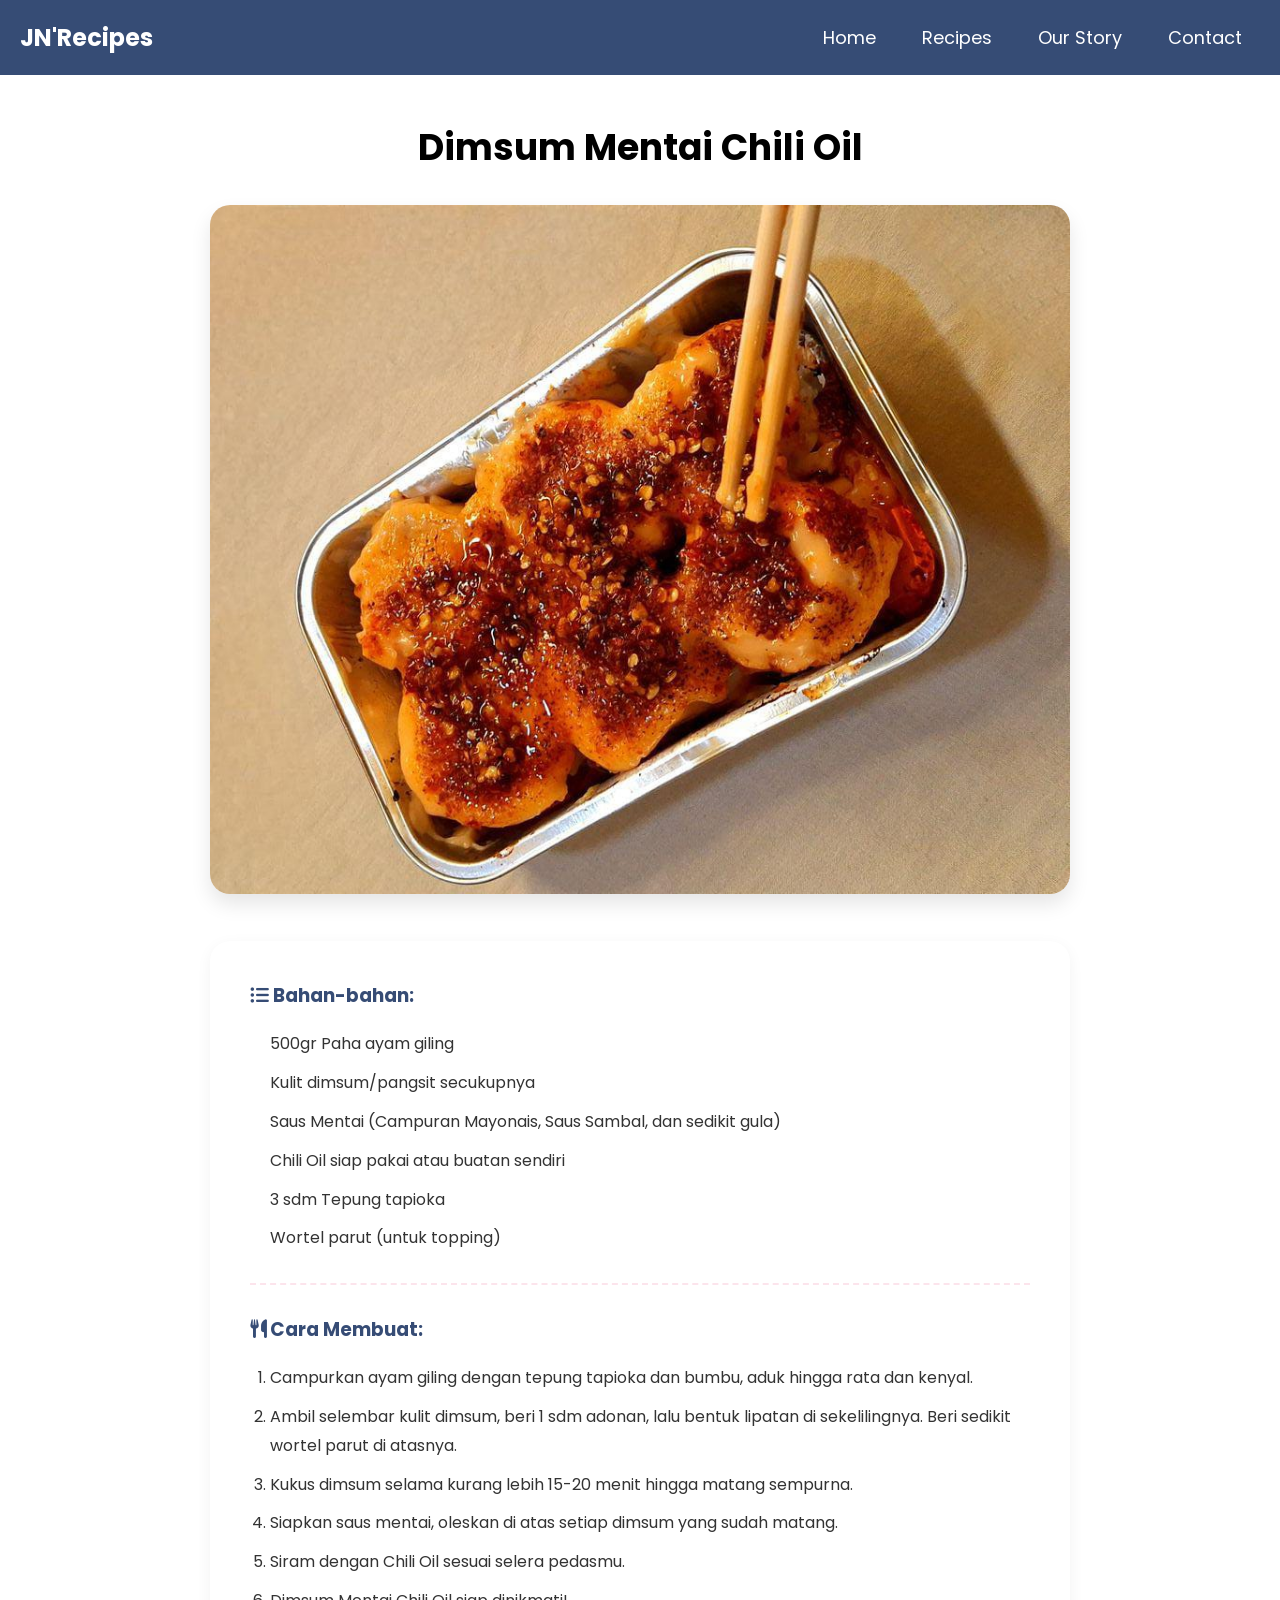
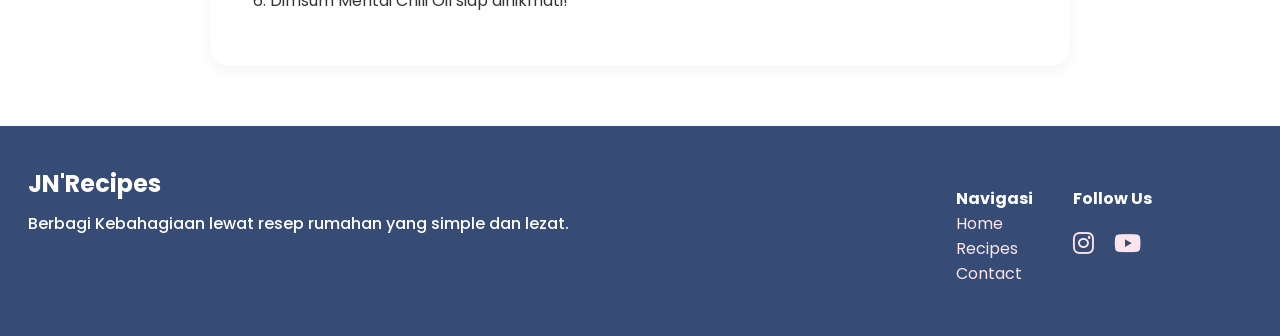
<file: dimsum.html>
<!DOCTYPE html>
<html lang="en">
<head>
    <meta charset="UTF-8">
    <meta http-equiv="X-UA-Compatible" content="IE=edge">
    <meta name="viewport" content="width=device-width, initial-scale=1.0">
    <title>Dimsum Mentai Chili Oil - JN'Recipes</title>
    <link rel="stylesheet" href="style.css">
    <link rel="stylesheet" href="https://cdnjs.cloudflare.com/ajax/libs/font-awesome/6.0.0/css/all.min.css">
    <link href="https://fonts.googleapis.com/css2?family=Poppins:wght@300;400;600&display=swap" rel="stylesheet">
</head>
<body>

    <header>
        <nav class="navbar">
            <a href="index.html" class="nav-logo">
                <h2 class="logo-text">JN'Recipes</h2>
            </a>
            <ul class="nav-menu">
                <li class="nav-item">
                    <a href="index.html" class="nav-link">Home</a>
                </li>
                <li class="nav-item">
                    <a href="index.html#recipes" class="nav-link">Recipes</a>
                </li>
                <li class="nav-item">
                    <a href="index.html#our-story" class="nav-link">Our Story</a>
                </li>
                <li class="nav-item">
                    <a href="index.html#contact" class="nav-link">Contact</a>
                </li>
            </ul>
        </nav>
    </header>

    <main class="simple-resep-container">
        
        <h1 class="resep-title">Dimsum Mentai Chili Oil</h1>

        <div class="resep-image">
            <img src="dimsum.jpeg" alt="Dimsum Mentai Chili Oil">
        </div>

        <div class="resep-details">
            <div class="bahan-section">
                <h3><i class="fas fa-list-ul"></i> Bahan-bahan:</h3>
                <ul>
                    <li>500gr Paha ayam giling</li>
                    <li>Kulit dimsum/pangsit secukupnya</li>
                    <li>Saus Mentai (Campuran Mayonais, Saus Sambal, dan sedikit gula)</li>
                    <li>Chili Oil siap pakai atau buatan sendiri</li>
                    <li>3 sdm Tepung tapioka</li>
                    <li>Wortel parut (untuk topping)</li>
                </ul>
            </div>

            <hr>

            <div class="step-section">
                <h3><i class="fas fa-utensils"></i> Cara Membuat:</h3>
                <ol>
                    <li>Campurkan ayam giling dengan tepung tapioka dan bumbu, aduk hingga rata dan kenyal.</li>
                    <li>Ambil selembar kulit dimsum, beri 1 sdm adonan, lalu bentuk lipatan di sekelilingnya. Beri sedikit wortel parut di atasnya.</li>
                    <li>Kukus dimsum selama kurang lebih 15-20 menit hingga matang sempurna.</li>
                    <li>Siapkan saus mentai, oleskan di atas setiap dimsum yang sudah matang.</li>
                    <li>Siram dengan Chili Oil sesuai selera pedasmu.</li>
                    <li>Dimsum Mentai Chili Oil siap dinikmati!</li>
                </ol>
            </div>
        </div>

    </main>

    <footer>
        <div class="footer-content">
            <div class="footer-logo">
                <h2>JN'Recipes</h2>
                <p>Berbagi Kebahagiaan lewat resep rumahan yang simple dan lezat.</p>
            </div>
            
            <div class="footer-links">
                <h4>Navigasi</h4>
                <ul>
                    <li><a href="index.html">Home</a></li>
                    <li><a href="index.html#recipes">Recipes</a></li>
                    <li><a href="index.html#contact">Contact</a></li>
                </ul>
            </div>

            <div class="footer-social">
                <h4>Follow Us</h4>
                <div class="social-icons">
                    <a href="#"><i class="fab fa-instagram"></i></a>
                    <a href="#"><i class="fab fa-youtube"></i></a>
                </div>
            </div>
        </div>
    </footer>

</body>
</html>
</file>
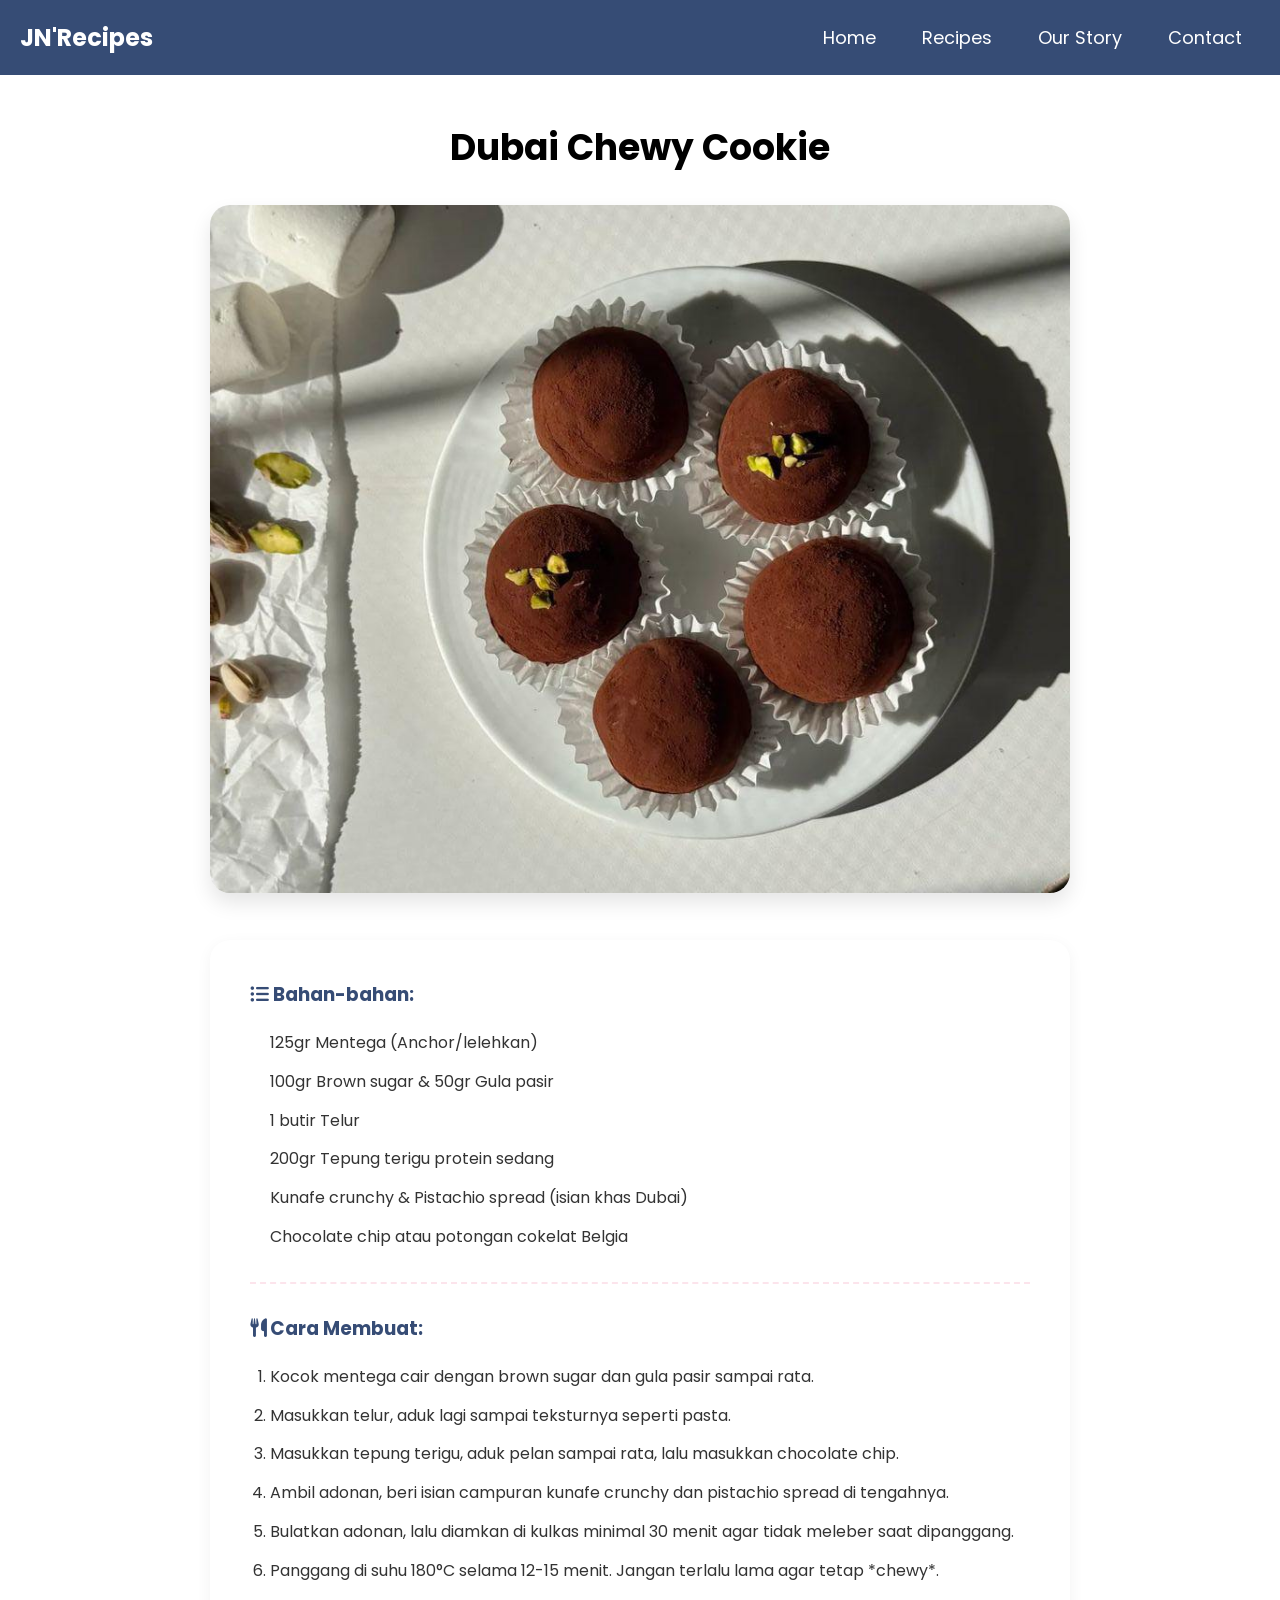
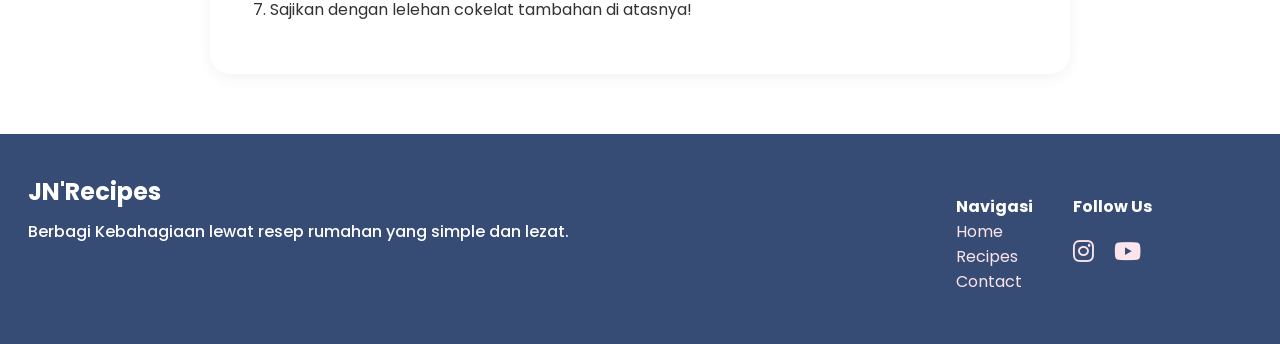
<file: dubai-cookie.html>
<!DOCTYPE html>
<html lang="en">
<head>
    <meta charset="UTF-8">
    <meta http-equiv="X-UA-Compatible" content="IE=edge">
    <meta name="viewport" content="width=device-width, initial-scale=1.0">
    <title>Dubai Chewy Cookie - JN'Recipes</title>
    <link rel="stylesheet" href="style.css">
    <link rel="stylesheet" href="https://cdnjs.cloudflare.com/ajax/libs/font-awesome/6.0.0/css/all.min.css">
    <link href="https://fonts.googleapis.com/css2?family=Poppins:wght@300;400;600&display=swap" rel="stylesheet">
</head>
<body>

    <header>
        <nav class="navbar">
            <a href="index.html" class="nav-logo">
                <h2 class="logo-text">JN'Recipes</h2>
            </a>
            <ul class="nav-menu">
                <li class="nav-item"><a href="index.html" class="nav-link">Home</a></li>
                <li class="nav-item"><a href="index.html#recipes" class="nav-link">Recipes</a></li>
                <li class="nav-item"><a href="index.html#our-story" class="nav-link">Our Story</a></li>
                <li class="nav-item"><a href="index.html#contact" class="nav-link">Contact</a></li>
            </ul>
        </nav>
    </header>

    <main class="simple-resep-container">
        
        <h1 class="resep-title">Dubai Chewy Cookie</h1>

        <div class="resep-image">
            <img src="dubaichewy.jpeg" alt="Dubai Chewy Cookie">
        </div>

        <div class="resep-details">
            <div class="bahan-section">
                <h3><i class="fas fa-list-ul"></i> Bahan-bahan:</h3>
                <ul>
                    <li>125gr Mentega (Anchor/lelehkan)</li>
                    <li>100gr Brown sugar & 50gr Gula pasir</li>
                    <li>1 butir Telur</li>
                    <li>200gr Tepung terigu protein sedang</li>
                    <li>Kunafe crunchy & Pistachio spread (isian khas Dubai)</li>
                    <li>Chocolate chip atau potongan cokelat Belgia</li>
                </ul>
            </div>

            <hr>

            <div class="step-section">
                <h3><i class="fas fa-utensils"></i> Cara Membuat:</h3>
                <ol>
                    <li>Kocok mentega cair dengan brown sugar dan gula pasir sampai rata.</li>
                    <li>Masukkan telur, aduk lagi sampai teksturnya seperti pasta.</li>
                    <li>Masukkan tepung terigu, aduk pelan sampai rata, lalu masukkan chocolate chip.</li>
                    <li>Ambil adonan, beri isian campuran kunafe crunchy dan pistachio spread di tengahnya.</li>
                    <li>Bulatkan adonan, lalu diamkan di kulkas minimal 30 menit agar tidak meleber saat dipanggang.</li>
                    <li>Panggang di suhu 180°C selama 12-15 menit. Jangan terlalu lama agar tetap *chewy*.</li>
                    <li>Sajikan dengan lelehan cokelat tambahan di atasnya!</li>
                </ol>
            </div>
        </div>

    </main>

    <footer>
        <div class="footer-content">
            <div class="footer-logo">
                <h2>JN'Recipes</h2>
                <p>Berbagi Kebahagiaan lewat resep rumahan yang simple dan lezat.</p>
            </div>
            <div class="footer-links">
                <h4>Navigasi</h4>
                <ul>
                    <li><a href="index.html">Home</a></li>
                    <li><a href="index.html#recipes">Recipes</a></li>
                    <li><a href="index.html#contact">Contact</a></li>
                </ul>
            </div>
            <div class="footer-social">
                <h4>Follow Us</h4>
                <div class="social-icons">
                    <a href="#"><i class="fab fa-instagram"></i></a>
                    <a href="#"><i class="fab fa-youtube"></i></a>
                </div>
            </div>
        </div>
    </footer>

</body>
</html>
</file>
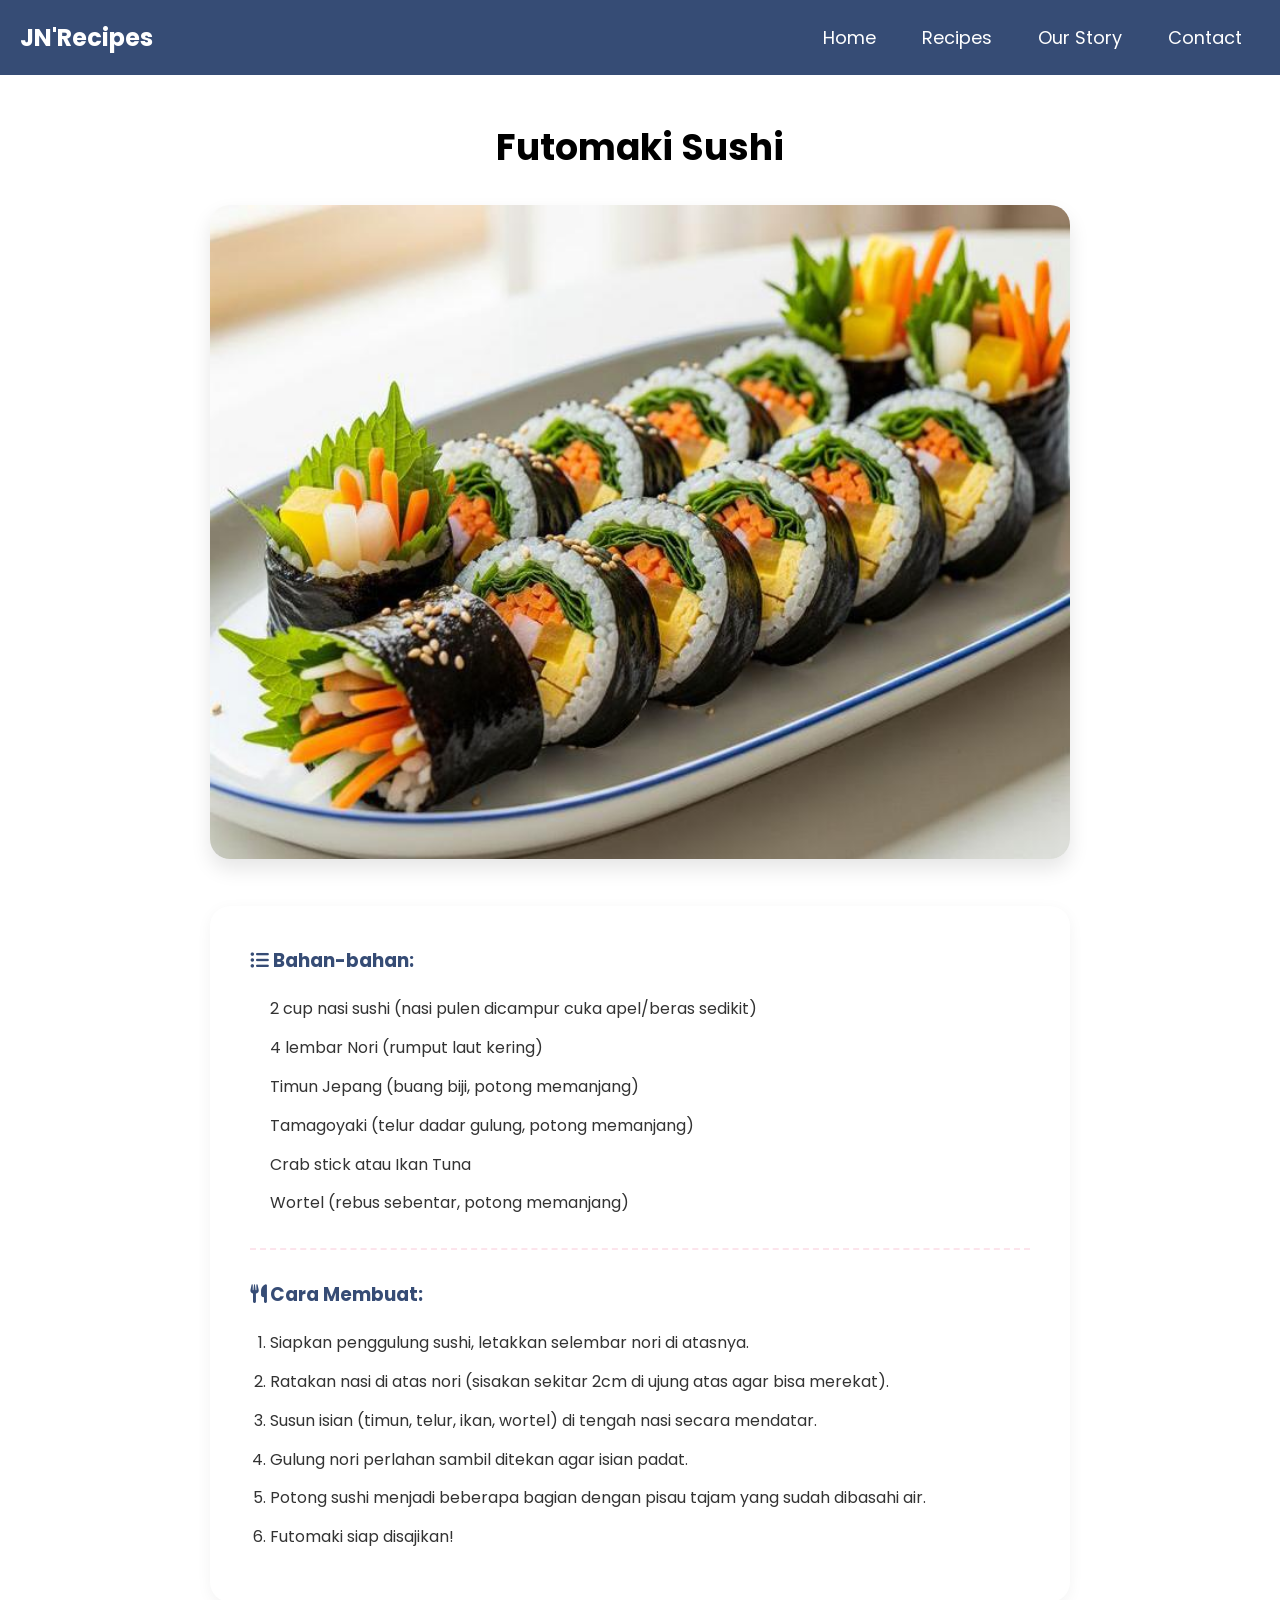
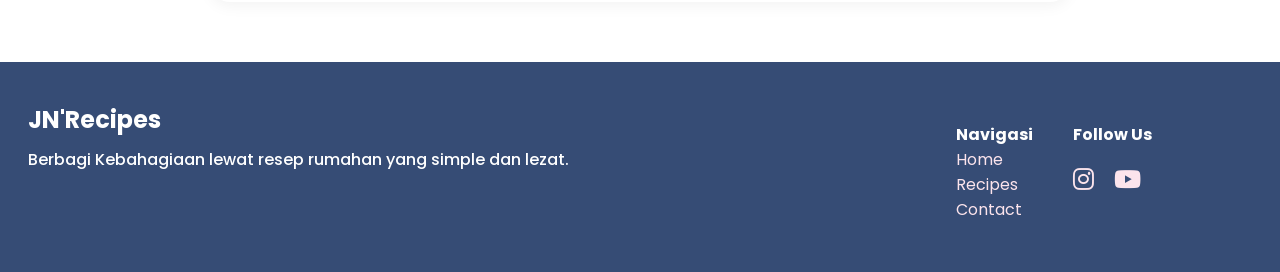
<file: futomaki-sushi.html>
<!DOCTYPE html>
<html lang="en">
<head>
    <meta charset="UTF-8">
    <meta http-equiv="X-UA-Compatible" content="IE=edge">
    <meta name="viewport" content="width=device-width, initial-scale=1.0">
    <title>Futomaki Sushi - JN'Recipes</title>
    <link rel="stylesheet" href="style.css">
    <link rel="stylesheet" href="https://cdnjs.cloudflare.com/ajax/libs/font-awesome/6.0.0/css/all.min.css">
    <link href="https://fonts.googleapis.com/css2?family=Poppins:wght@300;400;600&display=swap" rel="stylesheet">
</head>
<body>

    <!-- Header / Navbar -->
    <header>
        <nav class="navbar">
            <a href="#" class="nav-logo">
                <h2 class="logo-text">JN'Recipes</h2>
            </a>
            <ul class="nav-menu">
                <li class="nav-item"><a href="index.html" class="nav-link">Home</a></li>
                <li class="nav-item"><a href="index.html#recipes" class="nav-link">Recipes</a></li>
                <li class="nav-item"><a href="index.html#our-story" class="nav-link">Our Story</a></li>
                <li class="nav-item"><a href="index.html#contact" class="nav-link">Contact</a></li>
            </ul>
        </nav>
    </header>

    <main class="simple-resep-container">
        
        <h1 class="resep-title">Futomaki Sushi</h1>

        <div class="resep-image">
            <img src="sushi.jpeg" alt="Futomaki Sushi">
        </div>

        <div class="resep-details">
            <div class="bahan-section">
                <h3><i class="fas fa-list-ul"></i> Bahan-bahan:</h3>
                <ul>
                    <li>2 cup nasi sushi (nasi pulen dicampur cuka apel/beras sedikit)</li>
                    <li>4 lembar Nori (rumput laut kering)</li>
                    <li>Timun Jepang (buang biji, potong memanjang)</li>
                    <li>Tamagoyaki (telur dadar gulung, potong memanjang)</li>
                    <li>Crab stick atau Ikan Tuna</li>
                    <li>Wortel (rebus sebentar, potong memanjang)</li>
                </ul>
            </div>

            <hr>

            <div class="step-section">
                <h3><i class="fas fa-utensils"></i> Cara Membuat:</h3>
                <ol>
                    <li>Siapkan penggulung sushi, letakkan selembar nori di atasnya.</li>
                    <li>Ratakan nasi di atas nori (sisakan sekitar 2cm di ujung atas agar bisa merekat).</li>
                    <li>Susun isian (timun, telur, ikan, wortel) di tengah nasi secara mendatar.</li>
                    <li>Gulung nori perlahan sambil ditekan agar isian padat.</li>
                    <li>Potong sushi menjadi beberapa bagian dengan pisau tajam yang sudah dibasahi air.</li>
                    <li>Futomaki siap disajikan!</li>
                </ol>
            </div>
        </div>

    </main>

    <footer>
        <div class="footer-content">
            <div class="footer-logo">
                <h2>JN'Recipes</h2>
                <p>Berbagi Kebahagiaan lewat resep rumahan yang simple dan lezat.</p>
            </div>
            
            <div class="footer-links">
                <h4>Navigasi</h4>
                <ul>
                    <li><a href="index.html">Home</a></li>
                    <li><a href="index.html#recipes">Recipes</a></li>
                    <li><a href="index.html#contact">Contact</a></li>
                </ul>
            </div>

            <div class="footer-social">
                <h4>Follow Us</h4>
                <div class="social-icons">
                    <a href="#"><i class="fab fa-instagram"></i></a>
                    <a href="#"><i class="fab fa-youtube"></i></a>
                </div>
            </div>
        </div>
    
    </footer>

</body>
</html>
</file>
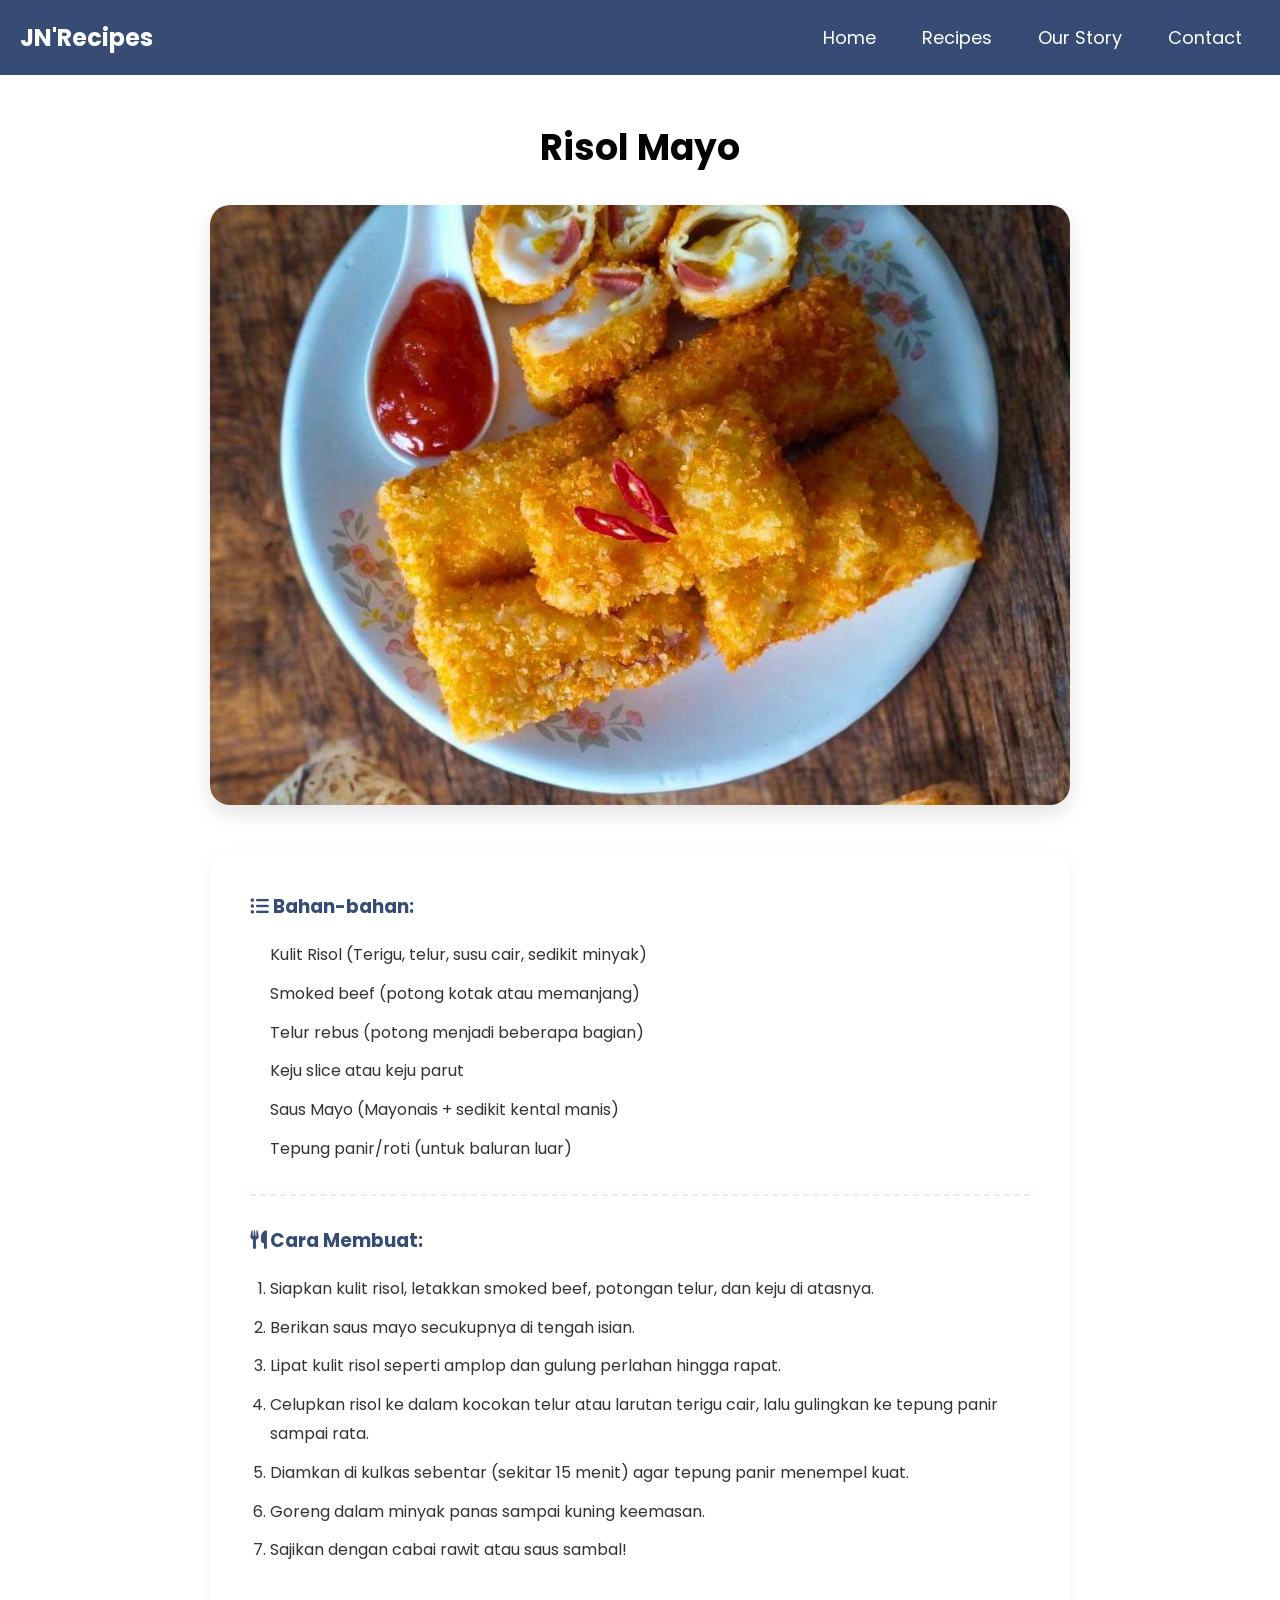
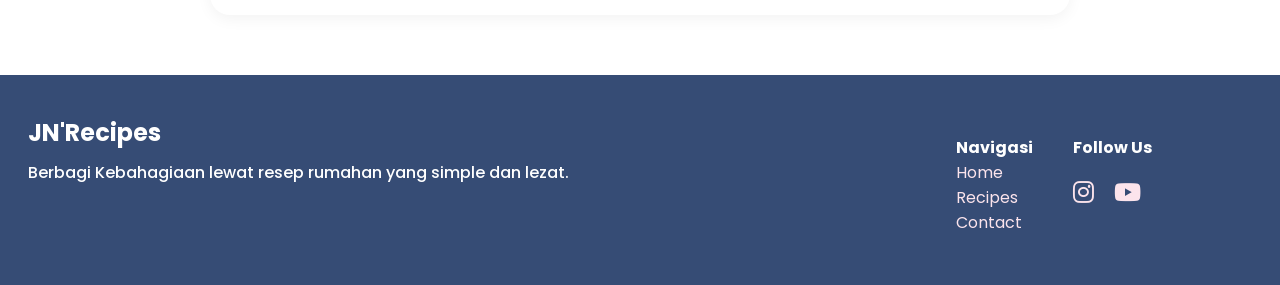
<file: risol-mayo.html>
<!DOCTYPE html>
<html lang="en">
<head>
    <meta charset="UTF-8">
    <meta http-equiv="X-UA-Compatible" content="IE=edge">
    <meta name="viewport" content="width=device-width, initial-scale=1.0">
    <title>Risol Mayo Lumer - JN'Recipes</title>
    <link rel="stylesheet" href="style.css">
    <link rel="stylesheet" href="https://cdnjs.cloudflare.com/ajax/libs/font-awesome/6.0.0/css/all.min.css">
    <link href="https://fonts.googleapis.com/css2?family=Poppins:wght@300;400;600&display=swap" rel="stylesheet">
</head>
<body>

    <header>
        <nav class="navbar">
            <a href="index.html" class="nav-logo">
                <h2 class="logo-text">JN'Recipes</h2>
            </a>
            <ul class="nav-menu">
                <li class="nav-item"><a href="index.html" class="nav-link">Home</a></li>
                <li class="nav-item"><a href="index.html#recipes" class="nav-link">Recipes</a></li>
                <li class="nav-item"><a href="index.html#our-story" class="nav-link">Our Story</a></li>
                <li class="nav-item"><a href="index.html#contact" class="nav-link">Contact</a></li>
            </ul>
        </nav>
    </header>

    <main class="simple-resep-container">
        
        <h1 class="resep-title">Risol Mayo</h1>

        <div class="resep-image">
            <img src="risolmayo.jpeg" alt="Risol Mayo">
        </div>

        <div class="resep-details">
            <div class="bahan-section">
                <h3><i class="fas fa-list-ul"></i> Bahan-bahan:</h3>
                <ul>
                    <li>Kulit Risol (Terigu, telur, susu cair, sedikit minyak)</li>
                    <li>Smoked beef (potong kotak atau memanjang)</li>
                    <li>Telur rebus (potong menjadi beberapa bagian)</li>
                    <li>Keju slice atau keju parut</li>
                    <li>Saus Mayo (Mayonais + sedikit kental manis)</li>
                    <li>Tepung panir/roti (untuk baluran luar)</li>
                </ul>
            </div>

            <hr>

            <div class="step-section">
                <h3><i class="fas fa-utensils"></i> Cara Membuat:</h3>
                <ol>
                    <li>Siapkan kulit risol, letakkan smoked beef, potongan telur, dan keju di atasnya.</li>
                    <li>Berikan saus mayo secukupnya di tengah isian.</li>
                    <li>Lipat kulit risol seperti amplop dan gulung perlahan hingga rapat.</li>
                    <li>Celupkan risol ke dalam kocokan telur atau larutan terigu cair, lalu gulingkan ke tepung panir sampai rata.</li>
                    <li>Diamkan di kulkas sebentar (sekitar 15 menit) agar tepung panir menempel kuat.</li>
                    <li>Goreng dalam minyak panas sampai kuning keemasan.</li>
                    <li>Sajikan dengan cabai rawit atau saus sambal!</li>
                </ol>
            </div>
        </div>

    </main>

    <footer>
        <div class="footer-content">
            <div class="footer-logo">
                <h2>JN'Recipes</h2>
                <p>Berbagi Kebahagiaan lewat resep rumahan yang simple dan lezat.</p>
            </div>
            
            <div class="footer-links">
                <h4>Navigasi</h4>
                <ul>
                    <li><a href="index.html">Home</a></li>
                    <li><a href="index.html#recipes">Recipes</a></li>
                    <li><a href="index.html#contact">Contact</a></li>
                </ul>
            </div>

            <div class="footer-social">
                <h4>Follow Us</h4>
                <div class="social-icons">
                    <a href="#"><i class="fab fa-instagram"></i></a>
                    <a href="#"><i class="fab fa-youtube"></i></a>
                </div>
            </div>
        </div>
    </footer>

</body>
</html>
</file>
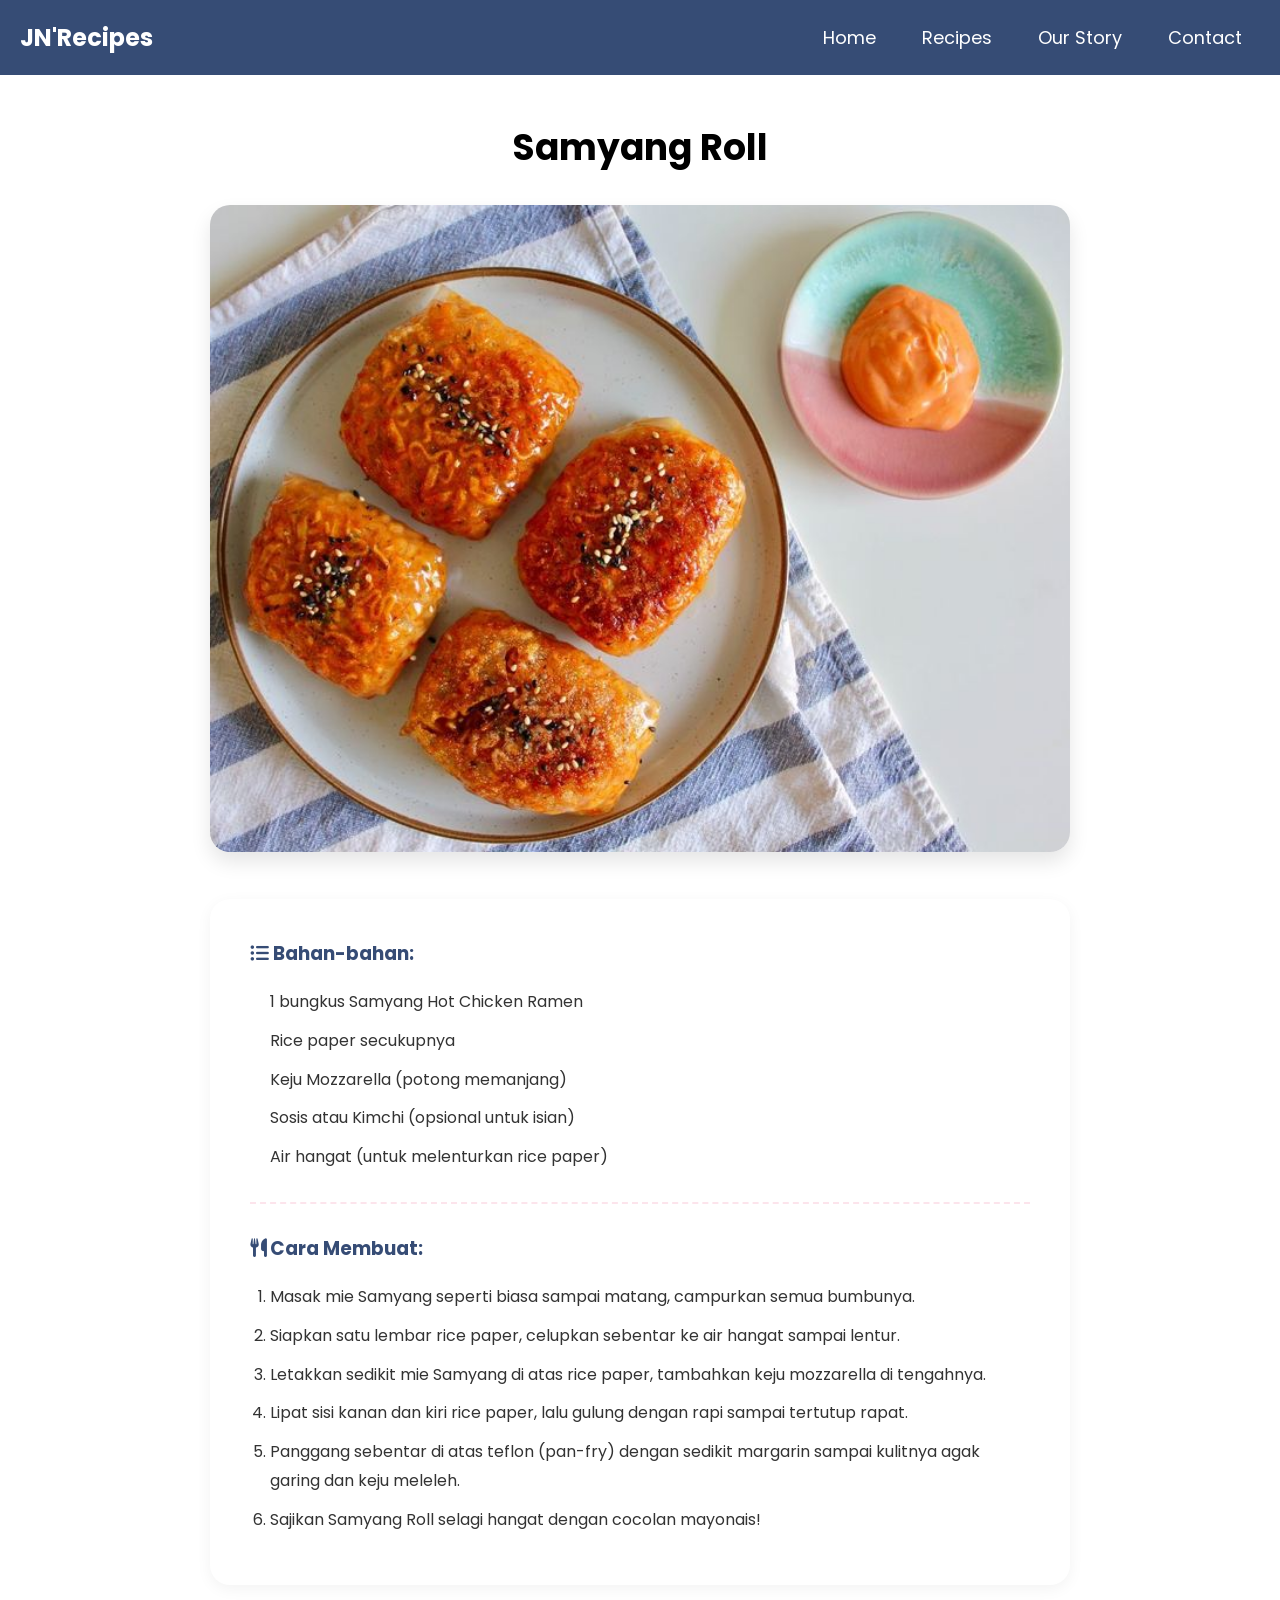
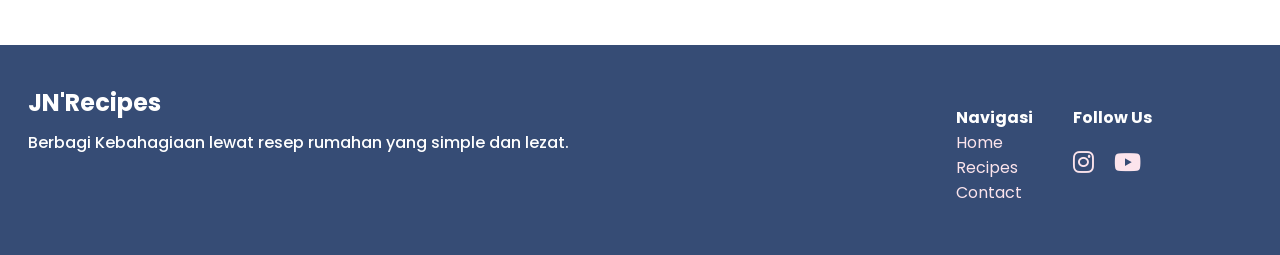
<file: samyang-roll.html>
<!DOCTYPE html>
<html lang="en">
<head>
    <meta charset="UTF-8">
    <meta http-equiv="X-UA-Compatible" content="IE=edge">
    <meta name="viewport" content="width=device-width, initial-scale=1.0">
    <title>Samyang Roll - JN'Recipes</title>
    <link rel="stylesheet" href="style.css">
    <link rel="stylesheet" href="https://cdnjs.cloudflare.com/ajax/libs/font-awesome/6.0.0/css/all.min.css">
    <link href="https://fonts.googleapis.com/css2?family=Poppins:wght@300;400;600&display=swap" rel="stylesheet">
</head>
<body>

    <header>
        <nav class="navbar">
            <a href="index.html" class="nav-logo">
                <h2 class="logo-text">JN'Recipes</h2>
            </a>
            <ul class="nav-menu">
                <li class="nav-item"><a href="index.html" class="nav-link">Home</a></li>
                <li class="nav-item"><a href="index.html#recipes" class="nav-link">Recipes</a></li>
                <li class="nav-item"><a href="index.html#our-story" class="nav-link">Our Story</a></li>
                <li class="nav-item"><a href="index.html#contact" class="nav-link">Contact</a></li>
            </ul>
        </nav>
    </header>

    <main class="simple-resep-container">
        
        <h1 class="resep-title">Samyang Roll</h1>

        <div class="resep-image">
            <img src="samyangroll.jpeg" alt="Samyang Roll">
        </div>

        <div class="resep-details">
            <div class="bahan-section">
                <h3><i class="fas fa-list-ul"></i> Bahan-bahan:</h3>
                <ul>
                    <li>1 bungkus Samyang Hot Chicken Ramen</li>
                    <li>Rice paper secukupnya</li>
                    <li>Keju Mozzarella (potong memanjang)</li>
                    <li>Sosis atau Kimchi (opsional untuk isian)</li>
                    <li>Air hangat (untuk melenturkan rice paper)</li>
                </ul>
            </div>

            <hr>

            <div class="step-section">
                <h3><i class="fas fa-utensils"></i> Cara Membuat:</h3>
                <ol>
                    <li>Masak mie Samyang seperti biasa sampai matang, campurkan semua bumbunya.</li>
                    <li>Siapkan satu lembar rice paper, celupkan sebentar ke air hangat sampai lentur.</li>
                    <li>Letakkan sedikit mie Samyang di atas rice paper, tambahkan keju mozzarella di tengahnya.</li>
                    <li>Lipat sisi kanan dan kiri rice paper, lalu gulung dengan rapi sampai tertutup rapat.</li>
                    <li>Panggang sebentar di atas teflon (pan-fry) dengan sedikit margarin sampai kulitnya agak garing dan keju meleleh.</li>
                    <li>Sajikan Samyang Roll selagi hangat dengan cocolan mayonais!</li>
                </ol>
            </div>
        </div>

    </main>

    <footer>
        <div class="footer-content">
            <div class="footer-logo">
                <h2>JN'Recipes</h2>
                <p>Berbagi Kebahagiaan lewat resep rumahan yang simple dan lezat.</p>
            </div>
            
            <div class="footer-links">
                <h4>Navigasi</h4>
                <ul>
                    <li><a href="index.html">Home</a></li>
                    <li><a href="index.html#recipes">Recipes</a></li>
                    <li><a href="index.html#contact">Contact</a></li>
                </ul>
            </div>

            <div class="footer-social">
                <h4>Follow Us</h4>
                <div class="social-icons">
                    <a href="#"><i class="fab fa-instagram"></i></a>
                    <a href="#"><i class="fab fa-youtube"></i></a>
                </div>
            </div>
        </div>
    </footer>

</body>
</html>
</file>
<file: style.css>
html {
    scroll-behavior: smooth
}

/* Importing Google fonts */
@import url('https://fonts.googleapis.com/css2?family=Miniver&family=poppins:ital,wght@0,400:0;0,500;0,600;0,700;1,400&display=swap');

* {
    margin: 0;
    padding: 0;
    box-sizing: border-box;
    font-family: "poppins" , sans-serif;
}

:root {
    /* Colors */
    --white-color: #fff;
    --dark-color: #252525;
    --primary-color: rgb(54, 76, 117);
    --seconday-color: rgba(163, 215, 228, 0.548);
    --light-pink-color: #f4f4f5;
    --light-gray-color: #ccc;

    /* font size */
    --font-size-s: 0.9rem;
    --font-size-n: 1rem;
    --font-size-m: 1.12rem;
    --font-size-l: 1.5rem;
    --font-size-xl: 2rem;
    --font-size-xxl: 2.3rem;

    /* font weight */
    --font-weight-normal: 400;
    --font-weight-medium: 500;
    --font-weight-semibold: 600;
    --font-weight-bold: 700;

    /* Border radius */
    --border-radius-s: 8px;
    --border-radius-m: 30px;
    --border-radius-circle: 50%;

    /* Site max width */
    --site-max-width: 1300px;
}

/* Styling for while site */

ul {
    list-style: none;
}

a {
    text-decoration: none;
}

button {
   cursor: pointer;
   border: none;
   background: none;
}

img {
    width: 100%;
}

.section-content {
    margin: 0 auto;
    padding: 0 20px;
    max-width: var(--site-max-width);
}


/* Navbar styling  */
header {
    position: fixed;
    top: 0;
    left: 0;
    z-index: 1000;
    background: var(--primary-color);
    justify-content: space-between;
    align-items: center;
    
}

header .navbar {
    display: flex;
    padding: 20px;
    align-items: center;
    justify-content: space-between;
}

.navbar .nav-logo .logo-text {
    color: var(--white-color);
}

.navbar .nav-menu {
    display: flex;
    list-style: none;
    gap: 20px;
}

.navbar .nav-menu .nav-link {
    padding: 10px 18px;
    color: var(--white-color);
    font-size: var(--font-size-m);
    border-radius: var(--border-radius-m);
    transition: 0.3s ease;
}

.navbar .nav-menu .nav-link:hover {
    color: var(--white-color);
    background: var(--seconday-color);
}

.hero-section {
    background: var(--seconday-color);
    padding-top: 100px;
    overflow: hidden;
}

.hero-section .section-content {
    display: flex;
    flex-direction: row;
    align-items: center;
    justify-content: center;
    width: 100%;
    max-width: 1200px;
    margin: 0 auto;
    padding: 0 5%;
    gap: 80px;
    min-height: 80vh;
}

.hero-section .hero-image-wrapper {
    flex: 0 0 500px;
    max-width: 500px;
    display: flex;
    justify-content: center;
}

.hero-section .hero-image-wrapper img {
    width: 100%;
    height: auto;

}

.hero-section .hero-details .title {
    font-size: var(--font-size-xxl);
    color: var(--primary-color);
    font-family: "Miniver" , sans-serif;
}

.hero-section .hero-details .subtitle {
    margin-top: 8px;
    margin-bottom: 40px;
    max-width: 100%;
    font-size: var(--font-size-m);
    font-weight: var(--font-weight-semibold);
}


.hero-section .hero-details .button {
    padding: 10px 26px;
    border: 2px solid transparent;
    color: var(--white-color);
    border-radius: var(--border-radius-m);
    background: var(--primary-color);
    font-weight: var(--font-weight-semibold);
    transition: 0.3s ease;
}

.hero-section .hero-details .button:hover {
    color: var(--white-color);
    border-color: var(--white-color);
    background: transparent;
}

/* Recipes styling */
.recipe-grid {
    display: grid;
    grid-template-columns: repeat(auto-fit, minmax(280px, 1fr));
    gap: 20px;
    margin-top: 30px;
}

.recipe-card {
    background: var(--white-color);
    border-radius: 12px;
    overflow: hidden;
    box-shadow: 0 4px 10px rgba(0, 0, 0, 0.1);
    display: flex;
    flex-direction: column;
    height: 100%;
}

.recipe-section {
    padding: 80px 10%;
    background-color: var(--light-pink-color);
}

.section-title {
    font-family: 'poppins', sans-serif;
    font-size: 32px;
    color: var(--primary-color);
    text-align: center;
    font-weight: 700;
    margin-bottom: 40px;
    letter-spacing: 1px;
    text-transform: uppercase;
}
.recipe-info {
    padding: 20px;
    display: flex;
    flex-direction: column;
    flex-grow: 1;
}

.recipe-info p {
    margin-bottom: 20px;
    flex-grow: 1;
}

.button-view {
    margin-top: auto;
    align-self: flex-start;
    color: #e67e22;
    font-weight: var(--font-weight-bold);
    text-decoration: none;
}

.recipe-image {
    width: 100%;
    aspect-ratio: 3 / 2;
    overflow: hidden;
}

.recipe-image img {
    width: 100%;
    height: 100%;
    object-fit: cover;
    transition: 0.3s ease;
}

.recipe-card:hover img {
    transform: scale(1.1);
}

.recipe-info {
    padding: 15px;
}

/* Our Story styling */
.story-section {
    position: relative;
    padding: 100px 0;
    background-image: linear-gradient(rgba(252, 228, 236, 0.2),rgba(252, 228, 236, 0.2)), url('images/background.jpeg');
    background-size: cover;
    background-position: center;
    background-attachment: fixed;
    display: flex;
    justify-content: center;
    align-items: center;
    padding: 100px 0;
}

.story-overlay {
    max-width: 800px;
    padding: 40px;
    background: rgba(255, 255, 255, 0.8);
    backdrop-filter: blur(5px);
    border-radius: 20px;
    margin: 0 auto;
}

.story-overlay p {
    font-family: 'poppins', sans-serif;
    color: var(--dark-color);
    line-height: 1.8;
    font-size: 1.1rem;
    margin-bottom: 20px;
    font-weight: var(--font-weight-semibold);
}

.story-overlay .button-about {
    color: var(--primary-color);
    font-weight: var(--font-weight-medium);
}

/* Contact us styling */
.contact-section {
    padding: 100px 10%;
    background-color: #ffffff;
    text-align: center;
}

.contact-wrapper {
    display: flex;
    justify-content: space-between;
    align-items: flex-start;
    text-align: left;
    gap: 50px;
    margin-top: 40px;
    flex-wrap: wrap;
}

.contact-info {
    flex: 1;
    min-width: 300px;
}

.contact-info p {
    margin-bottom: 18px;
}

.contact-info h3 {
    color: var(--dark-color);
    margin-bottom: 15px;
    font-size: 24px;

}

.info-item {
    display: flex;
    align-items: center;
    margin-bottom: 20px;
}

.info-item i {
    color: var(--primary-color);
    margin-right: 15px;
    width: 25px;
    font-size: 1.2rem;
    text-align: center;
}

.contact-form {
    flex: 1;
    min-width: 300px;
    display: flex;
    flex-direction: column;
    gap: 15px;
}

/* Footer styling */

footer {
    background-color: var(--primary-color);
    color: var(--white-color);
    padding: 60px 10% 40px;
    margin-top: 50px;
}

.footer-content {
    display: flex;
    justify-content: space-between;
    flex-wrap: wrap;
    gap: 40px;
}

.footer-logo {
    flex: 1.5;
    text-align: left;
    margin-left: -100px;
    margin-top: -20px;
}
.footer-content p {
    margin-top: 10px;
    margin-bottom: 10px;
    font-weight: var(--font-weight-medium);
}

.footer-links .footer-social {
    flex: 1;
    min-width: 150px;
}

.footer-links ul {
    list-style: none;
    padding: 0;
}
.social-icons {
    margin-bottom: 20px;
    display: flex;
    gap: 20px;
    margin-top: 15px;
}

.footer-links ul {
    margin-bottom: 10px;
}

.footer-links a {
    color: #fce4ec;
    text-decoration: none;
}

.social-icons a {
    color: #fce4ec;
    font-size: 24px;
    transition: 0.3s ease;

}

.social-icons a:hover {
    color: var(--white-color);
    transform: translateY(-5px);
}

/* Navbar recipe styling  */
header {
    position: fixed;
    width: 100%;
    z-index: 5;
    background: var(--primary-color);
}

header .navbar {
    display: flex;
    padding: 20px;
    align-items: center;
    justify-content: space-between;
}

.navbar .nav-logo .logo-text {
    color: var(--white-color);
}

.navbar .nav-menu {
    display: flex;
    gap: 10px;
}

.navbar .nav-menu .nav-link {
    padding: 10px 18px;
    color: var(--white-color);
    font-size: var(--font-size-m);
    border-radius: var(--border-radius-m);
    transition: 0.3s ease;
}

.navbar .nav-menu .nav-link:hover {
    color: var(--white-color);
    background: var(--seconday-color);
}


/* Recipe styling */
.simple-resep-container {
    max-width: 900px;
    margin: 120px auto 60px; 
    padding: 0 20px;
}

.resep-title {
    text-align: center;
    color: --primary-color;
    font-size: 36px;
    margin-bottom: 30px;
}

.resep-image img {
    width: 100%;
    border-radius: 20px;
    box-shadow: 0 10px 20px rgba(0,0,0,0.1);
    margin-bottom: 40px;
}

.resep-details {
    background: #ffffff;
    padding: 40px;
    border-radius: 20px;
    box-shadow: 0 4px 15px rgba(0,0,0,0.05);
}

.resep-details h3 {
    color: var(--primary-color);
    margin-bottom: 20px;
}

.resep-details ul, .resep-details ol {
    padding-left: 20px;
    line-height: 1.8;
    color: #333;
}

.resep-details li {
    margin-bottom: 10px;
}

hr {
    border: none;
    border-top: 2px dashed #fce4ec;
    margin: 30px 0;
}
</file>
